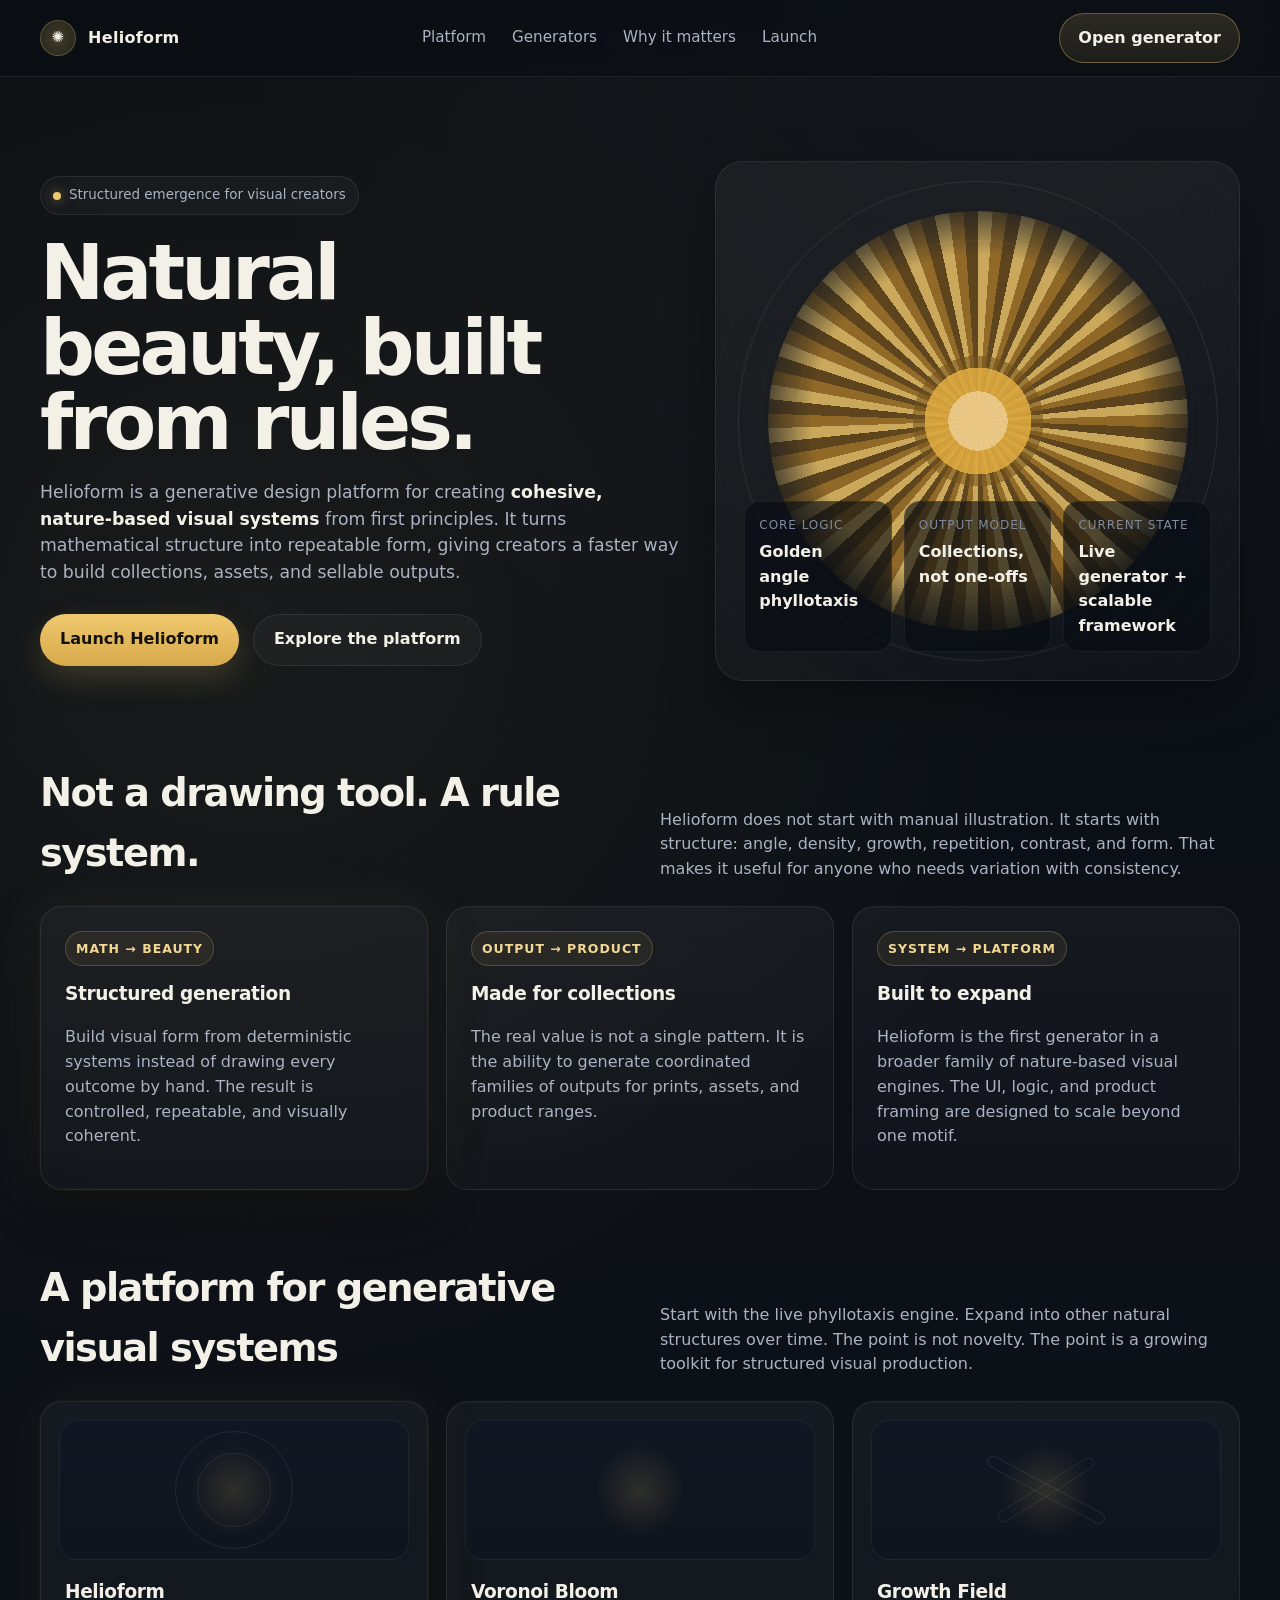
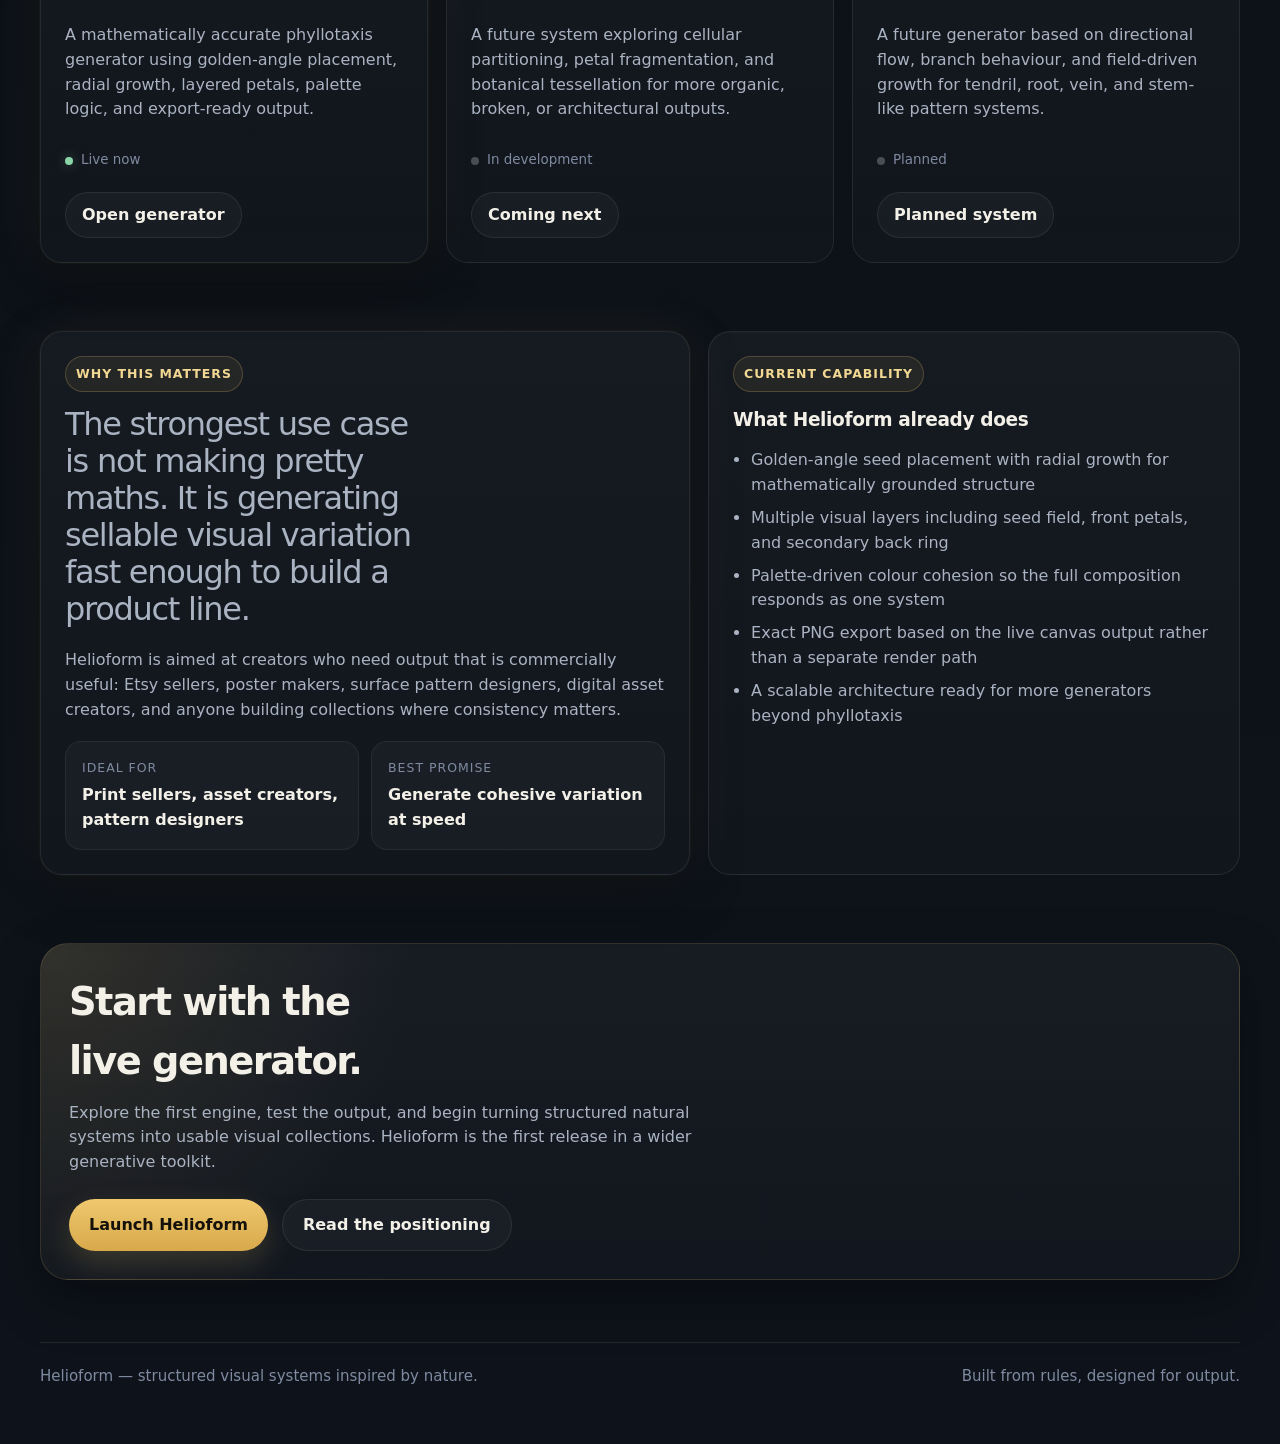
<file: index.html>
<!DOCTYPE html>
<html lang="en">
<head>
  <meta charset="UTF-8" />
  <meta name="viewport" content="width=device-width, initial-scale=1.0" />
  <title>Helioform — Natural beauty, built from rules</title>
  <meta
    name="description"
    content="Helioform is a generative design platform for creating structured, nature-based visual systems from mathematical rules."
  />
  <style>
    :root {
      --bg: #0b0f14;
      --panel: #111722;
      --panel-2: #151d2b;
      --line: rgba(255,255,255,0.08);
      --text: #f3f0e8;
      --muted: #aab3c2;
      --soft: #7f8aa0;
      --accent: #f0c86e;
      --accent-2: #d7a94b;
      --card-glow: rgba(240, 200, 110, 0.08);
      --max: 1200px;
      --radius: 22px;
      --shadow: 0 20px 50px rgba(0,0,0,0.35);
    }

    * { box-sizing: border-box; }

    html {
      scroll-behavior: smooth;
    }

    body {
      margin: 0;
      font-family: Inter, ui-sans-serif, system-ui, -apple-system, BlinkMacSystemFont, "Segoe UI", sans-serif;
      background:
        radial-gradient(circle at 20% 20%, rgba(240, 200, 110, 0.06), transparent 30%),
        radial-gradient(circle at 80% 0%, rgba(255,255,255,0.04), transparent 25%),
        linear-gradient(180deg, #0b0f14 0%, #0e131b 100%);
      color: var(--text);
      line-height: 1.55;
    }

    a {
      color: inherit;
      text-decoration: none;
    }

    .wrap {
      width: min(calc(100% - 32px), var(--max));
      margin: 0 auto;
    }

    .topbar {
      position: sticky;
      top: 0;
      z-index: 50;
      backdrop-filter: blur(14px);
      background: rgba(11, 15, 20, 0.72);
      border-bottom: 1px solid var(--line);
    }

    .nav {
      display: flex;
      align-items: center;
      justify-content: space-between;
      min-height: 76px;
      gap: 20px;
    }

    .brand {
      display: flex;
      align-items: center;
      gap: 12px;
      font-weight: 700;
      letter-spacing: 0.02em;
    }

    .brand-mark {
      width: 36px;
      height: 36px;
      border-radius: 50%;
      display: grid;
      place-items: center;
      background: radial-gradient(circle at center, rgba(240,200,110,0.24), rgba(240,200,110,0.06));
      border: 1px solid rgba(240,200,110,0.28);
      box-shadow: inset 0 0 20px rgba(240,200,110,0.08);
      font-size: 15px;
    }

    .nav-links {
      display: flex;
      align-items: center;
      gap: 26px;
      color: var(--muted);
      font-size: 0.95rem;
    }

    .nav-links a:hover {
      color: var(--text);
    }

    .nav-cta {
      padding: 12px 18px;
      border-radius: 999px;
      border: 1px solid rgba(240,200,110,0.35);
      background: linear-gradient(180deg, rgba(240,200,110,0.14), rgba(240,200,110,0.08));
      color: var(--text);
      font-weight: 600;
      transition: transform 0.2s ease, border-color 0.2s ease, background 0.2s ease;
    }

    .nav-cta:hover,
    .btn-primary:hover,
    .btn-secondary:hover,
    .card-link:hover {
      transform: translateY(-1px);
    }

    .hero {
      padding: 84px 0 48px;
    }

    .hero-grid {
      display: grid;
      grid-template-columns: 1.1fr 0.9fr;
      gap: 34px;
      align-items: center;
    }

    .eyebrow {
      display: inline-flex;
      align-items: center;
      gap: 8px;
      padding: 8px 12px;
      border-radius: 999px;
      border: 1px solid var(--line);
      background: rgba(255,255,255,0.03);
      color: var(--muted);
      font-size: 0.84rem;
      margin-bottom: 20px;
    }

    .eyebrow-dot {
      width: 8px;
      height: 8px;
      border-radius: 50%;
      background: var(--accent);
      box-shadow: 0 0 12px rgba(240,200,110,0.5);
    }

    h1 {
      margin: 0 0 18px;
      font-size: clamp(2.8rem, 6vw, 5.2rem);
      line-height: 0.98;
      letter-spacing: -0.05em;
      max-width: 10ch;
    }

    .hero p {
      margin: 0;
      max-width: 640px;
      color: var(--muted);
      font-size: 1.08rem;
    }

    .hero strong {
      color: var(--text);
      font-weight: 700;
    }

    .hero-actions {
      display: flex;
      flex-wrap: wrap;
      gap: 14px;
      margin-top: 28px;
    }

    .btn-primary,
    .btn-secondary,
    .card-link {
      display: inline-flex;
      align-items: center;
      justify-content: center;
      gap: 10px;
      min-height: 52px;
      padding: 0 20px;
      border-radius: 999px;
      font-weight: 600;
      transition: transform 0.2s ease, border-color 0.2s ease, background 0.2s ease;
    }

    .btn-primary {
      background: linear-gradient(180deg, var(--accent), var(--accent-2));
      color: #14110a;
      box-shadow: 0 12px 30px rgba(240, 200, 110, 0.18);
    }

    .btn-secondary {
      border: 1px solid var(--line);
      background: rgba(255,255,255,0.03);
      color: var(--text);
    }

    .hero-card {
      position: relative;
      overflow: hidden;
      min-height: 520px;
      border-radius: 28px;
      border: 1px solid var(--line);
      background:
        radial-gradient(circle at center, rgba(240,200,110,0.16), transparent 30%),
        linear-gradient(180deg, rgba(255,255,255,0.04), rgba(255,255,255,0.02));
      box-shadow: var(--shadow);
    }

    .hero-card::before {
      content: "";
      position: absolute;
      inset: 0;
      background:
        radial-gradient(circle at center, rgba(255,255,255,0.05), transparent 38%),
        repeating-radial-gradient(circle at center, rgba(255,255,255,0.035) 0 1px, transparent 1px 24px);
      opacity: 0.55;
      pointer-events: none;
    }

    .flower {
      position: absolute;
      inset: 50% auto auto 50%;
      width: 420px;
      height: 420px;
      transform: translate(-50%, -50%);
      border-radius: 50%;
      background:
        radial-gradient(circle at center, rgba(255, 220, 150, 0.95) 0 10%, rgba(235, 180, 70, 0.9) 10% 18%, rgba(120, 85, 30, 0.55) 18% 22%, transparent 22%),
        repeating-conic-gradient(from 0deg, rgba(240,200,110,0.90) 0deg 4deg, rgba(184,132,46,0.82) 4deg 8deg, rgba(120,85,30,0.78) 8deg 12deg);
      filter: blur(0.2px) saturate(1.05);
      box-shadow:
        0 0 0 18px rgba(255,255,255,0.02),
        0 0 80px rgba(240,200,110,0.10);
      mask-image: radial-gradient(circle at center, black 0 56%, transparent 78%);
      opacity: 0.9;
    }

    .spiral-ring,
    .spiral-ring::before,
    .spiral-ring::after {
      position: absolute;
      inset: 50% auto auto 50%;
      border-radius: 50%;
      transform: translate(-50%, -50%);
      content: "";
      border: 1px solid rgba(255,255,255,0.08);
    }

    .spiral-ring {
      width: 480px;
      height: 480px;
    }

    .spiral-ring::before {
      width: 360px;
      height: 360px;
    }

    .spiral-ring::after {
      width: 260px;
      height: 260px;
    }

    .hero-card-copy {
      position: absolute;
      left: 28px;
      right: 28px;
      bottom: 28px;
      display: grid;
      gap: 14px;
    }

    .metrics {
      display: grid;
      grid-template-columns: repeat(3, 1fr);
      gap: 12px;
    }

    .metric {
      padding: 14px 14px 12px;
      border-radius: 16px;
      background: rgba(8, 12, 18, 0.62);
      border: 1px solid rgba(255,255,255,0.06);
    }

    .metric small {
      display: block;
      color: var(--soft);
      font-size: 0.75rem;
      text-transform: uppercase;
      letter-spacing: 0.08em;
      margin-bottom: 5px;
    }

    .metric strong {
      font-size: 1rem;
      font-weight: 700;
      color: var(--text);
    }

    section {
      padding: 34px 0;
    }

    .section-head {
      display: flex;
      align-items: end;
      justify-content: space-between;
      gap: 20px;
      margin-bottom: 24px;
    }

    .section-head h2 {
      margin: 0;
      font-size: clamp(1.7rem, 3vw, 2.5rem);
      letter-spacing: -0.04em;
    }

    .section-head p {
      margin: 0;
      max-width: 580px;
      color: var(--muted);
    }

    .grid-3,
    .generator-grid,
    .proof-grid {
      display: grid;
      gap: 18px;
    }

    .grid-3 {
      grid-template-columns: repeat(3, 1fr);
    }

    .proof-grid {
      grid-template-columns: 1.1fr 0.9fr;
    }

    .generator-grid {
      grid-template-columns: repeat(3, 1fr);
    }

    .card {
      position: relative;
      padding: 24px;
      border-radius: var(--radius);
      background:
        linear-gradient(180deg, rgba(255,255,255,0.04), rgba(255,255,255,0.02));
      border: 1px solid var(--line);
      box-shadow: inset 0 1px 0 rgba(255,255,255,0.02);
    }

    .card.glow {
      box-shadow: var(--shadow), 0 0 0 1px rgba(240,200,110,0.03), 0 0 60px var(--card-glow);
    }

    .card h3 {
      margin: 0 0 10px;
      font-size: 1.16rem;
      letter-spacing: -0.02em;
    }

    .card p,
    .card li {
      color: var(--muted);
    }

    .bullet-list {
      margin: 14px 0 0;
      padding-left: 18px;
    }

    .bullet-list li + li {
      margin-top: 8px;
    }

    .tag {
      display: inline-flex;
      margin-bottom: 14px;
      padding: 7px 10px;
      border-radius: 999px;
      border: 1px solid rgba(240,200,110,0.22);
      color: #f2d892;
      background: rgba(240,200,110,0.07);
      font-size: 0.78rem;
      text-transform: uppercase;
      letter-spacing: 0.08em;
      font-weight: 700;
    }

    .generator-card {
      display: flex;
      flex-direction: column;
      min-height: 300px;
      justify-content: space-between;
      overflow: hidden;
    }

    .generator-preview {
      position: relative;
      height: 140px;
      margin: -6px -6px 18px;
      border-radius: 18px;
      border: 1px solid rgba(255,255,255,0.06);
      background:
        radial-gradient(circle at center, rgba(240,200,110,0.14), transparent 24%),
        linear-gradient(180deg, #111722 0%, #0f141e 100%);
      overflow: hidden;
    }

    .generator-preview::before,
    .generator-preview::after {
      content: "";
      position: absolute;
      inset: 50% auto auto 50%;
      transform: translate(-50%, -50%);
      border-radius: 50%;
      border: 1px solid rgba(255,255,255,0.08);
    }

    .generator-preview::before {
      width: 116px;
      height: 116px;
    }

    .generator-preview::after {
      width: 72px;
      height: 72px;
    }

    .preview-voronoi::before,
    .preview-voronoi::after,
    .preview-growth::before,
    .preview-growth::after {
      border-radius: 24px;
      width: 130px;
      height: 90px;
    }

    .preview-voronoi::before {
      clip-path: polygon(4% 18%, 32% 7%, 58% 14%, 86% 4%, 94% 30%, 82% 65%, 54% 90%, 18% 82%, 7% 56%);
    }

    .preview-voronoi::after {
      width: 86px;
      height: 58px;
      clip-path: polygon(8% 14%, 40% 4%, 78% 15%, 93% 48%, 62% 90%, 19% 76%);
    }

    .preview-growth::before {
      width: 130px;
      height: 10px;
      border-radius: 999px;
      transform: translate(-50%, -50%) rotate(28deg);
    }

    .preview-growth::after {
      width: 110px;
      height: 10px;
      border-radius: 999px;
      transform: translate(-50%, -50%) rotate(-32deg);
    }

    .status {
      display: inline-flex;
      align-items: center;
      gap: 8px;
      color: var(--soft);
      font-size: 0.84rem;
      margin-top: 12px;
    }

    .status::before {
      content: "";
      width: 8px;
      height: 8px;
      border-radius: 50%;
      background: rgba(255,255,255,0.24);
    }

    .status.live::before {
      background: #8ad4a7;
      box-shadow: 0 0 12px rgba(138,212,167,0.35);
    }

    .card-link {
      align-self: flex-start;
      margin-top: 20px;
      padding-inline: 16px;
      min-height: 46px;
      border: 1px solid var(--line);
      background: rgba(255,255,255,0.03);
      color: var(--text);
    }

    .proof-panel {
      min-height: 100%;
    }

    .quote {
      font-size: clamp(1.35rem, 2.5vw, 2.1rem);
      line-height: 1.16;
      letter-spacing: -0.04em;
      margin: 0 0 20px;
      max-width: 18ch;
    }

    .mini-grid {
      display: grid;
      grid-template-columns: repeat(2, 1fr);
      gap: 12px;
      margin-top: 18px;
    }

    .mini {
      padding: 16px;
      border-radius: 16px;
      background: rgba(255,255,255,0.03);
      border: 1px solid rgba(255,255,255,0.06);
    }

    .mini span {
      display: block;
      color: var(--soft);
      font-size: 0.78rem;
      text-transform: uppercase;
      letter-spacing: 0.08em;
      margin-bottom: 6px;
    }

    .mini strong {
      font-size: 1rem;
      line-height: 1.3;
    }

    .cta-band {
      padding: 28px;
      border-radius: 28px;
      background:
        radial-gradient(circle at top left, rgba(240,200,110,0.12), transparent 30%),
        linear-gradient(180deg, rgba(255,255,255,0.045), rgba(255,255,255,0.02));
      border: 1px solid rgba(240,200,110,0.15);
      box-shadow: var(--shadow);
    }

    .cta-band h2 {
      margin: 0 0 10px;
      font-size: clamp(1.9rem, 3vw, 3rem);
      letter-spacing: -0.04em;
      max-width: 12ch;
    }

    .cta-band p {
      margin: 0;
      max-width: 640px;
      color: var(--muted);
    }

    .cta-actions {
      display: flex;
      gap: 14px;
      flex-wrap: wrap;
      margin-top: 24px;
    }

    footer {
      padding: 28px 0 56px;
      color: var(--soft);
      font-size: 0.94rem;
    }

    .footer-row {
      display: flex;
      align-items: center;
      justify-content: space-between;
      gap: 16px;
      padding-top: 22px;
      border-top: 1px solid var(--line);
    }

    @media (max-width: 980px) {
      .hero-grid,
      .proof-grid,
      .grid-3,
      .generator-grid {
        grid-template-columns: 1fr;
      }

      .nav {
        flex-wrap: wrap;
        padding: 14px 0;
      }

      .nav-links {
        width: 100%;
        justify-content: space-between;
        order: 3;
        gap: 14px;
        font-size: 0.9rem;
      }

      .hero {
        padding-top: 56px;
      }

      .hero-card {
        min-height: 460px;
      }
    }

    @media (max-width: 640px) {
      .wrap {
        width: min(calc(100% - 20px), var(--max));
      }

      .metrics,
      .mini-grid {
        grid-template-columns: 1fr;
      }

      h1 {
        max-width: 12ch;
      }

      .nav-links {
        flex-wrap: wrap;
      }

      .hero-card-copy {
        left: 18px;
        right: 18px;
        bottom: 18px;
      }

      .flower {
        width: 320px;
        height: 320px;
      }

      .spiral-ring {
        width: 360px;
        height: 360px;
      }

      .spiral-ring::before {
        width: 270px;
        height: 270px;
      }

      .spiral-ring::after {
        width: 190px;
        height: 190px;
      }
    }
  </style>
</head>
<body>
  <header class="topbar">
    <div class="wrap nav">
      <a class="brand" href="#top" aria-label="Helioform home">
        <span class="brand-mark">✺</span>
        <span>Helioform</span>
      </a>

      <nav class="nav-links" aria-label="Main navigation">
        <a href="#platform">Platform</a>
        <a href="#generators">Generators</a>
        <a href="#why-it-matters">Why it matters</a>
        <a href="#launch">Launch</a>
      </nav>

      <a class="nav-cta" href="helioform/">Open generator</a>
    </div>
  </header>

  <main id="top">
    <section class="hero">
      <div class="wrap hero-grid">
        <div>
          <div class="eyebrow">
            <span class="eyebrow-dot"></span>
            Structured emergence for visual creators
          </div>

          <h1>Natural beauty, built from rules.</h1>
          <p>
            Helioform is a generative design platform for creating <strong>cohesive, nature-based visual systems</strong>
            from first principles. It turns mathematical structure into repeatable form, giving creators a faster way to build
            collections, assets, and sellable outputs.
          </p>

          <div class="hero-actions">
            <a class="btn-primary" href="helioform/">Launch Helioform</a>
            <a class="btn-secondary" href="#generators">Explore the platform</a>
          </div>
        </div>

        <div class="hero-card">
          <div class="spiral-ring"></div>
          <div class="flower"></div>

          <div class="hero-card-copy">
            <div class="metrics">
              <div class="metric">
                <small>Core logic</small>
                <strong>Golden angle phyllotaxis</strong>
              </div>
              <div class="metric">
                <small>Output model</small>
                <strong>Collections, not one-offs</strong>
              </div>
              <div class="metric">
                <small>Current state</small>
                <strong>Live generator + scalable framework</strong>
              </div>
            </div>
          </div>
        </div>
      </div>
    </section>

    <section id="platform">
      <div class="wrap">
        <div class="section-head">
          <div>
            <h2>Not a drawing tool. A rule system.</h2>
          </div>
          <p>
            Helioform does not start with manual illustration. It starts with structure: angle, density, growth, repetition,
            contrast, and form. That makes it useful for anyone who needs variation with consistency.
          </p>
        </div>

        <div class="grid-3">
          <article class="card glow">
            <span class="tag">Math → beauty</span>
            <h3>Structured generation</h3>
            <p>
              Build visual form from deterministic systems instead of drawing every outcome by hand. The result is controlled,
              repeatable, and visually coherent.
            </p>
          </article>

          <article class="card">
            <span class="tag">Output → product</span>
            <h3>Made for collections</h3>
            <p>
              The real value is not a single pattern. It is the ability to generate coordinated families of outputs for prints,
              assets, and product ranges.
            </p>
          </article>

          <article class="card">
            <span class="tag">System → platform</span>
            <h3>Built to expand</h3>
            <p>
              Helioform is the first generator in a broader family of nature-based visual engines. The UI, logic, and product
              framing are designed to scale beyond one motif.
            </p>
          </article>
        </div>
      </div>
    </section>

    <section id="generators">
      <div class="wrap">
        <div class="section-head">
          <div>
            <h2>A platform for generative visual systems</h2>
          </div>
          <p>
            Start with the live phyllotaxis engine. Expand into other natural structures over time. The point is not novelty.
            The point is a growing toolkit for structured visual production.
          </p>
        </div>

        <div class="generator-grid">
          <article class="card generator-card glow">
            <div>
              <div class="generator-preview"></div>
              <h3>Helioform</h3>
              <p>
                A mathematically accurate phyllotaxis generator using golden-angle placement, radial growth, layered petals,
                palette logic, and export-ready output.
              </p>
              <div class="status live">Live now</div>
            </div>
            <a class="card-link" href="helioform/">Open generator</a>
          </article>

          <article class="card generator-card">
            <div>
              <div class="generator-preview preview-voronoi"></div>
              <h3>Voronoi Bloom</h3>
              <p>
                A future system exploring cellular partitioning, petal fragmentation, and botanical tessellation for more organic,
                broken, or architectural outputs.
              </p>
              <div class="status">In development</div>
            </div>
            <span class="card-link" aria-hidden="true">Coming next</span>
          </article>

          <article class="card generator-card">
            <div>
              <div class="generator-preview preview-growth"></div>
              <h3>Growth Field</h3>
              <p>
                A future generator based on directional flow, branch behaviour, and field-driven growth for tendril, root, vein,
                and stem-like pattern systems.
              </p>
              <div class="status">Planned</div>
            </div>
            <span class="card-link" aria-hidden="true">Planned system</span>
          </article>
        </div>
      </div>
    </section>

    <section id="why-it-matters">
      <div class="wrap proof-grid">
        <article class="card proof-panel glow">
          <span class="tag">Why this matters</span>
          <p class="quote">
            The strongest use case is not making pretty maths. It is generating sellable visual variation fast enough to build a product line.
          </p>
          <p>
            Helioform is aimed at creators who need output that is commercially useful: Etsy sellers, poster makers, surface pattern designers,
            digital asset creators, and anyone building collections where consistency matters.
          </p>
          <div class="mini-grid">
            <div class="mini">
              <span>Ideal for</span>
              <strong>Print sellers, asset creators, pattern designers</strong>
            </div>
            <div class="mini">
              <span>Best promise</span>
              <strong>Generate cohesive variation at speed</strong>
            </div>
          </div>
        </article>

        <article class="card proof-panel">
          <span class="tag">Current capability</span>
          <h3>What Helioform already does</h3>
          <ul class="bullet-list">
            <li>Golden-angle seed placement with radial growth for mathematically grounded structure</li>
            <li>Multiple visual layers including seed field, front petals, and secondary back ring</li>
            <li>Palette-driven colour cohesion so the full composition responds as one system</li>
            <li>Exact PNG export based on the live canvas output rather than a separate render path</li>
            <li>A scalable architecture ready for more generators beyond phyllotaxis</li>
          </ul>
        </article>
      </div>
    </section>

    <section id="launch">
      <div class="wrap">
        <div class="cta-band">
          <h2>Start with the live generator.</h2>
          <p>
            Explore the first engine, test the output, and begin turning structured natural systems into usable visual collections.
            Helioform is the first release in a wider generative toolkit.
          </p>
          <div class="cta-actions">
            <a class="btn-primary" href="helioform/">Launch Helioform</a>
            <a class="btn-secondary" href="#platform">Read the positioning</a>
          </div>
        </div>
      </div>
    </section>
  </main>

  <footer>
    <div class="wrap footer-row">
      <div>Helioform — structured visual systems inspired by nature.</div>
      <div>Built from rules, designed for output.</div>
    </div>
  </footer>
</body>
</html>
</file>
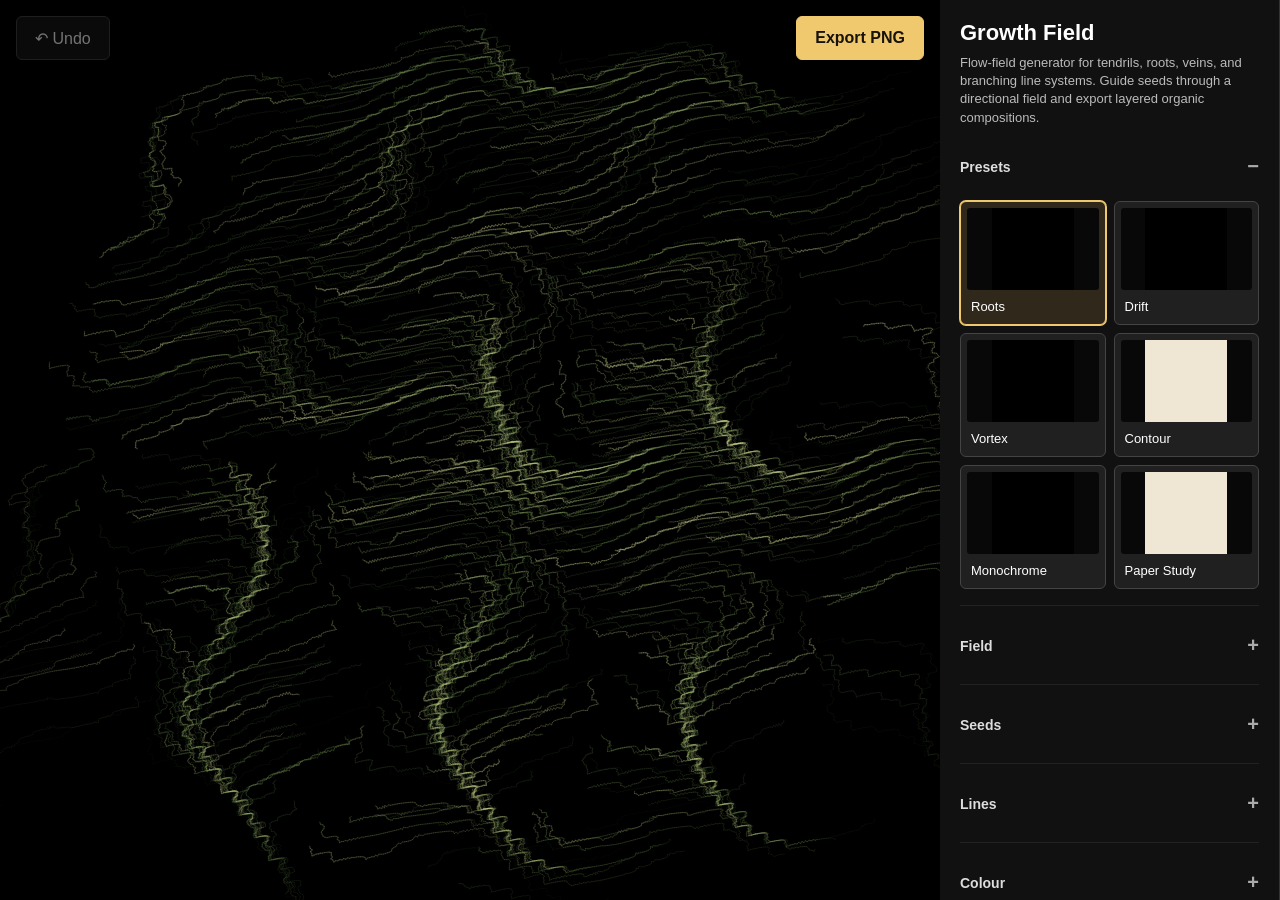
<file: growth-field/index.html>
<!DOCTYPE html>
<html lang="en">
<head>
  <meta charset="UTF-8" />
  <meta name="viewport" content="width=device-width, initial-scale=1.0" />
  <title>Growth Field</title>
  <link rel="stylesheet" href="styles.css" />
  <link rel="stylesheet" href="../shared/editor.css" />
</head>
<body>
  <div class="preview-panel">
    <div class="preview-stage">
      <canvas id="canvas"></canvas>
    </div>

    <div class="mobile-preview-actions">
      <div class="row">
        <button type="button" id="downloadPngTop">Download PNG</button>
      </div>
    </div>
  </div>

  <div id="controls">
    <h1>Growth Field</h1>
    <div class="sub">
      Flow-field generator for tendrils, roots, veins, and branching line systems.
      Guide seeds through a directional field and export layered organic compositions.
    </div>

    <div class="group">
      <h3>Presets</h3>
      <div class="preset-grid">
        <button type="button" data-preset="roots">Roots</button>
        <button type="button" data-preset="drift">Drift</button>
        <button type="button" data-preset="vortex">Vortex</button>
        <button type="button" data-preset="contour">Contour</button>
        <button type="button" data-preset="mono">Monochrome</button>
        <button type="button" data-preset="paper">Paper Study</button>
      </div>
    </div>

    <div class="group">
      <h3>Field</h3>

      <label>
        Seed Count
        <span class="value" id="seedCountVal">900</span>
      </label>
      <input type="range" id="seedCount" min="80" max="6000" step="20" value="900" />

      <label>
        Steps
        <span class="value" id="stepsVal">120</span>
      </label>
      <input type="range" id="steps" min="20" max="500" step="5" value="120" />

      <label>
        Step Length
        <span class="value" id="stepLengthVal">2.20</span>
      </label>
      <input type="range" id="stepLength" min="0.5" max="6" step="0.1" value="2.2" />

      <label>
        Field Scale
        <span class="value" id="fieldScaleVal">0.010</span>
      </label>
      <input type="range" id="fieldScale" min="0.002" max="0.03" step="0.001" value="0.010" />

      <label>
        Curl
        <span class="value" id="curlVal">1.20</span>
      </label>
      <input type="range" id="curl" min="0" max="4" step="0.05" value="1.20" />

      <label>
        Swirl
        <span class="value" id="swirlVal">0.35</span>
      </label>
      <input type="range" id="swirl" min="-2" max="2" step="0.05" value="0.35" />

      <label>
        Noise Blend
        <span class="value" id="noiseVal">0.45</span>
      </label>
      <input type="range" id="noise" min="0" max="1" step="0.02" value="0.45" />

      <label>
        Step Wobble
        <span class="value" id="stepWobbleVal">0.70</span>
      </label>
      <input type="range" id="stepWobble" min="0" max="4" step="0.05" value="0.70" />

      <label>
        Wobble Frequency
        <span class="value" id="stepWobbleFrequencyVal">0.25</span>
      </label>
      <input type="range" id="stepWobbleFrequency" min="0.02" max="1" step="0.01" value="0.25" />
    </div>

    <div class="group">
      <h3>Seeds</h3>

      <label>
        Seed Spread
        <span class="value" id="spreadVal">0.92</span>
      </label>
      <input type="range" id="spread" min="0.2" max="1.2" step="0.01" value="0.92" />

      <label>
        Start Jitter
        <span class="value" id="startJitterVal">0.18</span>
      </label>
      <input type="range" id="startJitter" min="0" max="1" step="0.02" value="0.18" />

      <label>
        Center Bias
        <span class="value" id="centerBiasVal">0.15</span>
      </label>
      <input type="range" id="centerBias" min="-1" max="1" step="0.02" value="0.15" />

      <label>
        Origin X
        <span class="value" id="originXVal">0.50</span>
      </label>
      <input type="range" id="originX" min="0.15" max="0.85" step="0.01" value="0.50" />

      <label>
        Origin Y
        <span class="value" id="originYVal">0.50</span>
      </label>
      <input type="range" id="originY" min="0.15" max="0.85" step="0.01" value="0.50" />
    </div>

    <div class="group">
      <h3>Lines</h3>

      <label>
        Line Width
        <span class="value" id="lineWidthVal">1.10</span>
      </label>
      <input type="range" id="lineWidth" min="0.2" max="4" step="0.05" value="1.10" />

      <label>
        Line Opacity
        <span class="value" id="lineOpacityVal">0.26</span>
      </label>
      <input type="range" id="lineOpacity" min="0.005" max="1" step="0.005" value="0.26" />

      <label>
        Taper
        <span class="value" id="taperVal">0.65</span>
      </label>
      <input type="range" id="taper" min="0" max="1" step="0.02" value="0.65" />

      <label class="checkbox">
        <input type="checkbox" id="veinTexture" checked />
        Vein texture pass
      </label>

      <label>
        Vein Offset
        <span class="value" id="veinOffsetVal">0.80</span>
      </label>
      <input type="range" id="veinOffset" min="0" max="3" step="0.05" value="0.80" />

      <label>
        Vein Opacity
        <span class="value" id="veinOpacityVal">0.30</span>
      </label>
      <input type="range" id="veinOpacity" min="0" max="1" step="0.05" value="0.30" />
    </div>

    <div class="group">
      <h3>Colour</h3>

      <label>
        Palette
      </label>
      <select id="palette">
        <option value="moss" selected>Moss</option>
        <option value="ember">Ember</option>
        <option value="ocean">Ocean</option>
        <option value="bone">Bone</option>
        <option value="mono">Monochrome</option>
      </select>

      <label>
        Background
      </label>
      <select id="background">
        <option value="black" selected>Black</option>
        <option value="charcoal">Dark Charcoal</option>
        <option value="paper">Warm Paper</option>
        <option value="transparent">Transparent</option>
      </select>

      <label>
        Contrast
        <span class="value" id="contrastVal">1.00</span>
      </label>
      <input type="range" id="contrast" min="0.5" max="1.8" step="0.05" value="1.00" />
    </div>

    <div class="group">
      <h3>Export</h3>

      <label>
        PNG Size
      </label>
      <select id="exportSize">
        <option value="screen">Screen size</option>
        <option value="2000">2000 px</option>
        <option value="3000">3000 px</option>
        <option value="4000" selected>4000 px</option>
        <option value="6000">6000 px</option>
      </select>

      <div class="row" style="margin-top: 12px;">
        <button type="button" id="downloadPng">Download PNG</button>
      </div>
    </div>
  </div>

  <script src="app.js"></script>
  <script src="../shared/editor.js"></script>
</body>
</html>
</file>
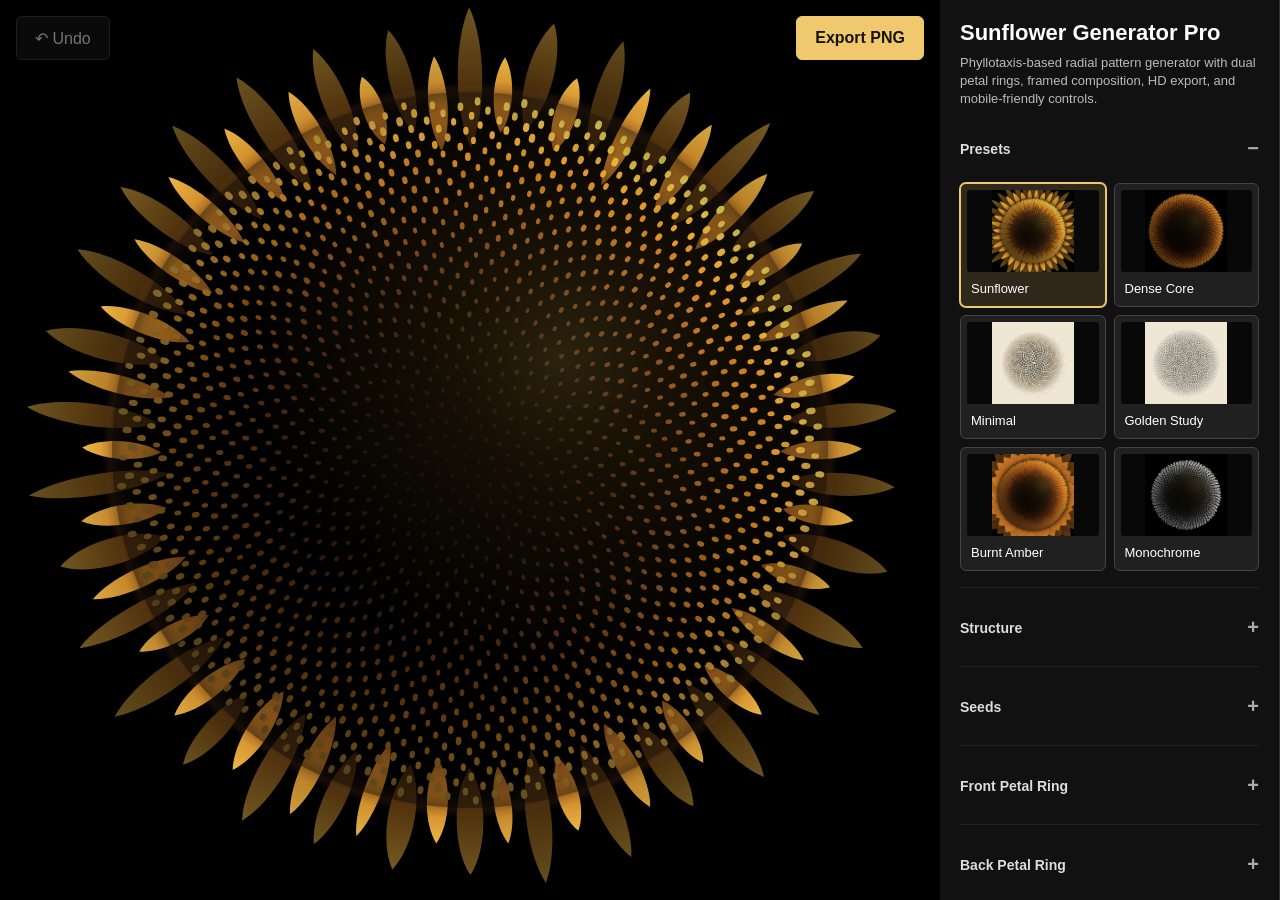
<file: helioform/index.html>
<!DOCTYPE html>
<html lang="en">
<head>
  <meta charset="UTF-8" />
  <meta name="viewport" content="width=device-width, initial-scale=1.0" />
  <title>Helioform</title>
  <link rel="stylesheet" href="styles.css" />
  <link rel="stylesheet" href="../shared/editor.css" />
</head>
<body>
  <div class="preview-panel">
    <div class="preview-stage">
      <canvas id="canvas"></canvas>
    </div>

    <div class="mobile-preview-actions">
      <div class="row">
        <button type="button" id="downloadPngTop">Download PNG</button>
      </div>
    </div>
  </div>

  <div id="controls">
    <h1>Sunflower Generator Pro</h1>
    <div class="sub">
      Phyllotaxis-based radial pattern generator with dual petal rings,
      framed composition, HD export, and mobile-friendly controls.
    </div>

    <div class="group">
      <h3>Presets</h3>
      <div class="preset-grid">
        <button type="button" data-preset="sunflower">Sunflower</button>
        <button type="button" data-preset="dense">Dense Core</button>
        <button type="button" data-preset="minimal">Minimal</button>
        <button type="button" data-preset="study">Golden Study</button>
        <button type="button" data-preset="amber">Burnt Amber</button>
        <button type="button" data-preset="mono">Monochrome</button>
      </div>
    </div>

    <div class="group">
      <h3>Structure</h3>

      <label>
        Points
        <span class="value" id="pointsVal">1800</span>
      </label>
      <input type="range" id="points" min="100" max="8000" step="50" value="1800" />

      <label>
        Angle (°)
        <span class="value" id="angleVal">137.5</span>
      </label>
      <input type="range" id="angle" min="130" max="145" step="0.1" value="137.5" />

      <label class="checkbox">
        <input type="checkbox" id="lockGolden" checked />
        Lock true golden angle
      </label>

      <label>
        Framing
        <span class="value" id="framingVal">0.78</span>
      </label>
      <input type="range" id="framing" min="0.55" max="0.95" step="0.01" value="0.78" />

      <label>
        Radius Curve
        <span class="value" id="radiusPowerVal">0.50</span>
      </label>
      <input type="range" id="radiusPower" min="0.35" max="0.75" step="0.01" value="0.50" />

      <div class="tiny">
        Radius curve changes how tightly points accumulate toward the centre.
        0.50 is the classic square-root phyllotaxis.
      </div>

      <label>
        Origin X
        <span class="value" id="originXVal">0.50</span>
      </label>
      <input type="range" id="originX" min="0.15" max="0.85" step="0.01" value="0.50" />

      <label>
        Origin Y
        <span class="value" id="originYVal">0.50</span>
      </label>
      <input type="range" id="originY" min="0.15" max="0.85" step="0.01" value="0.50" />

      <label>
        Composition Scale
        <span class="value" id="compositionScaleVal">1.00</span>
      </label>
      <input type="range" id="compositionScale" min="0.65" max="1.60" step="0.01" value="1.00" />

      <label>
        Organic Wobble
        <span class="value" id="wobbleAmountVal">1.5</span>
      </label>
      <input type="range" id="wobbleAmount" min="0" max="8" step="0.1" value="1.5" />

      <label>
        Wobble Frequency
        <span class="value" id="wobbleFrequencyVal">0.17</span>
      </label>
      <input type="range" id="wobbleFrequency" min="0.02" max="0.6" step="0.01" value="0.17" />

      <label>
        Wobble Falloff
        <span class="value" id="wobbleFalloffVal">0.75</span>
      </label>
      <input type="range" id="wobbleFalloff" min="0" max="2" step="0.05" value="0.75" />
    </div>

    <div class="group">
      <h3>Seeds</h3>

      <label>
        Seed Profile
      </label>
      <select id="seedProfile">
        <option value="natural" selected>Natural</option>
        <option value="even">Even</option>
        <option value="denseCore">Dense Core</option>
        <option value="outerFlare">Outer Flare</option>
        <option value="custom">Custom</option>
      </select>

      <label>
        Base Size
        <span class="value" id="sizeVal">2.4</span>
      </label>
      <input type="range" id="size" min="0.5" max="12" step="0.1" value="2.4" />

      <label>
        Size Falloff
        <span class="value" id="sizeCurveVal">0.55</span>
      </label>
      <input type="range" id="sizeCurve" min="-1.5" max="1.5" step="0.05" value="0.55" />

      <label>
        Seed Shape
      </label>
      <select id="shape">
        <option value="circle">Circle</option>
        <option value="square">Square</option>
        <option value="ellipse" selected>Ellipse</option>
      </select>

      <label>
        Ellipse Stretch
        <span class="value" id="stretchVal">1.45</span>
      </label>
      <input type="range" id="stretch" min="1" max="3" step="0.05" value="1.45" />

      <label>
        Radius Jitter
        <span class="value" id="seedRadiusJitterVal">0.12</span>
      </label>
      <input type="range" id="seedRadiusJitter" min="0" max="0.35" step="0.01" value="0.12" />

      <label>
        Opacity Jitter
        <span class="value" id="seedOpacityJitterVal">0.10</span>
      </label>
      <input type="range" id="seedOpacityJitter" min="0" max="0.45" step="0.01" value="0.10" />

      <label class="checkbox">
        <input type="checkbox" id="headDepthEnabled" checked />
        Seed head depth
      </label>

      <label>
        Dome Strength
        <span class="value" id="headDepthStrengthVal">0.78</span>
      </label>
      <input type="range" id="headDepthStrength" min="0" max="1.2" step="0.01" value="0.78" />

      <label>
        Light Direction
        <span class="value" id="headLightAngleVal">-45</span>
      </label>
      <input type="range" id="headLightAngle" min="-180" max="180" step="1" value="-45" />

      <label>
        Centre Shadow
        <span class="value" id="headCentreShadowVal">0.62</span>
      </label>
      <input type="range" id="headCentreShadow" min="0" max="1.2" step="0.01" value="0.62" />
    </div>

    <div class="group">
      <h3>Front Petal Ring</h3>

      <label class="checkbox">
        <input type="checkbox" id="showPetals" checked />
        Show front petal ring
      </label>

      <label>
        Petal Type
      </label>
      <select id="petalType">
        <option value="classic" selected>Classic</option>
        <option value="needle">Needle</option>
        <option value="rounded">Rounded</option>
        <option value="stub">Stub</option>
      </select>

      <label>
        Petal Count
        <span class="value" id="petalCountVal">34</span>
      </label>
      <input type="range" id="petalCount" min="12" max="80" step="1" value="34" />

      <label>
        Petal Length
        <span class="value" id="petalLengthVal">90</span>
      </label>
      <input type="range" id="petalLength" min="20" max="220" step="1" value="90" />

      <label>
        Petal Width
        <span class="value" id="petalWidthVal">26</span>
      </label>
      <input type="range" id="petalWidth" min="6" max="80" step="1" value="26" />

      <label>
        Petal Offset
        <span class="value" id="petalOffsetVal">10</span>
      </label>
      <input type="range" id="petalOffset" min="-20" max="60" step="1" value="10" />

      <label>
        Petal Opacity
        <span class="value" id="petalOpacityVal">0.95</span>
      </label>
      <input type="range" id="petalOpacity" min="0.1" max="1" step="0.05" value="0.95" />

      <label>
        Length Variation
        <span class="value" id="petalLengthJitterVal">0.22</span>
      </label>
      <input type="range" id="petalLengthJitter" min="0" max="0.55" step="0.01" value="0.22" />

      <label>
        Width Variation
        <span class="value" id="petalWidthJitterVal">0.12</span>
      </label>
      <input type="range" id="petalWidthJitter" min="0" max="0.45" step="0.01" value="0.12" />

      <label>
        Angle Variation
        <span class="value" id="petalAngleJitterVal">4.5</span>
      </label>
      <input type="range" id="petalAngleJitter" min="0" max="14" step="0.1" value="4.5" />

      <label>
        Radial Variation
        <span class="value" id="petalRadialJitterVal">5</span>
      </label>
      <input type="range" id="petalRadialJitter" min="0" max="24" step="1" value="5" />

      <label>
        Opacity Variation
        <span class="value" id="petalOpacityJitterVal">0.10</span>
      </label>
      <input type="range" id="petalOpacityJitter" min="0" max="0.5" step="0.01" value="0.10" />

      <label class="checkbox">
        <input type="checkbox" id="headRimEnabled" checked />
        Receptacle rim
      </label>

      <label>
        Rim Width
        <span class="value" id="headRimWidthVal">24</span>
      </label>
      <input type="range" id="headRimWidth" min="0" max="70" step="1" value="24" />

      <label>
        Rim Opacity
        <span class="value" id="headRimOpacityVal">0.38</span>
      </label>
      <input type="range" id="headRimOpacity" min="0" max="0.8" step="0.01" value="0.38" />
    </div>

    <div class="group">
      <h3>Back Petal Ring</h3>

      <label class="checkbox">
        <input type="checkbox" id="showBackPetals" checked />
        Show back petal ring
      </label>

      <label>
        Back Petal Length
        <span class="value" id="backPetalLengthVal">120</span>
      </label>
      <input type="range" id="backPetalLength" min="20" max="260" step="1" value="120" />

      <label>
        Back Petal Width
        <span class="value" id="backPetalWidthVal">32</span>
      </label>
      <input type="range" id="backPetalWidth" min="6" max="100" step="1" value="32" />

      <label>
        Back Petal Offset
        <span class="value" id="backPetalOffsetVal">24</span>
      </label>
      <input type="range" id="backPetalOffset" min="-20" max="80" step="1" value="24" />

      <label>
        Back Petal Opacity
        <span class="value" id="backPetalOpacityVal">0.72</span>
      </label>
      <input type="range" id="backPetalOpacity" min="0.1" max="1" step="0.05" value="0.72" />

      <label>
        Back Ring Rotation
        <span class="value" id="backPetalRotationVal">0.50</span>
      </label>
      <input type="range" id="backPetalRotation" min="0" max="1" step="0.05" value="0.50" />

      <div class="tiny">
        Back ring uses the same petal count as the front ring for mathematical consistency.
        Rotation offsets it between the front petals.
      </div>
    </div>

    <div class="group">
      <h3>Colour</h3>

      <label>
        Palette
      </label>
      <select id="palette">
        <option value="amber">Burnt Amber</option>
        <option value="sunflower" selected>Sunflower</option>
        <option value="charcoal">Charcoal</option>
        <option value="bone">Bone</option>
        <option value="copper">Copper</option>
        <option value="mono">Monochrome</option>
      </select>

      <label>
        Background
      </label>
      <select id="background">
        <option value="black" selected>Black</option>
        <option value="charcoal">Dark Charcoal</option>
        <option value="paper">Warm Paper</option>
        <option value="transparent">Transparent</option>
      </select>

      <label>
        Contrast
        <span class="value" id="contrastVal">1.00</span>
      </label>
      <input type="range" id="contrast" min="0.5" max="1.8" step="0.05" value="1.00" />

      <label class="checkbox">
        <input type="checkbox" id="shadowEnabled" checked />
        Shadow pass
      </label>

      <label>
        Shadow X
        <span class="value" id="shadowOffsetXVal">2.0</span>
      </label>
      <input type="range" id="shadowOffsetX" min="-8" max="8" step="0.5" value="2" />

      <label>
        Shadow Y
        <span class="value" id="shadowOffsetYVal">2.0</span>
      </label>
      <input type="range" id="shadowOffsetY" min="-8" max="8" step="0.5" value="2" />

      <label>
        Shadow Opacity
        <span class="value" id="shadowOpacityVal">0.08</span>
      </label>
      <input type="range" id="shadowOpacity" min="0" max="0.35" step="0.01" value="0.08" />
    </div>

    <div class="group">
      <h3>Export</h3>

      <label>
        PNG Size
      </label>
      <select id="exportSize">
        <option value="screen">Screen size</option>
        <option value="2000">2000 px</option>
        <option value="3000">3000 px</option>
        <option value="4000" selected>4000 px</option>
        <option value="6000">6000 px</option>
      </select>

      <div class="row" style="margin-top: 12px;">
        <button type="button" id="downloadPng">Download PNG</button>
      </div>
    </div>
  </div>

  <script src="app.js"></script>
  <script src="../shared/editor.js"></script>
</body>
</html>
</file>
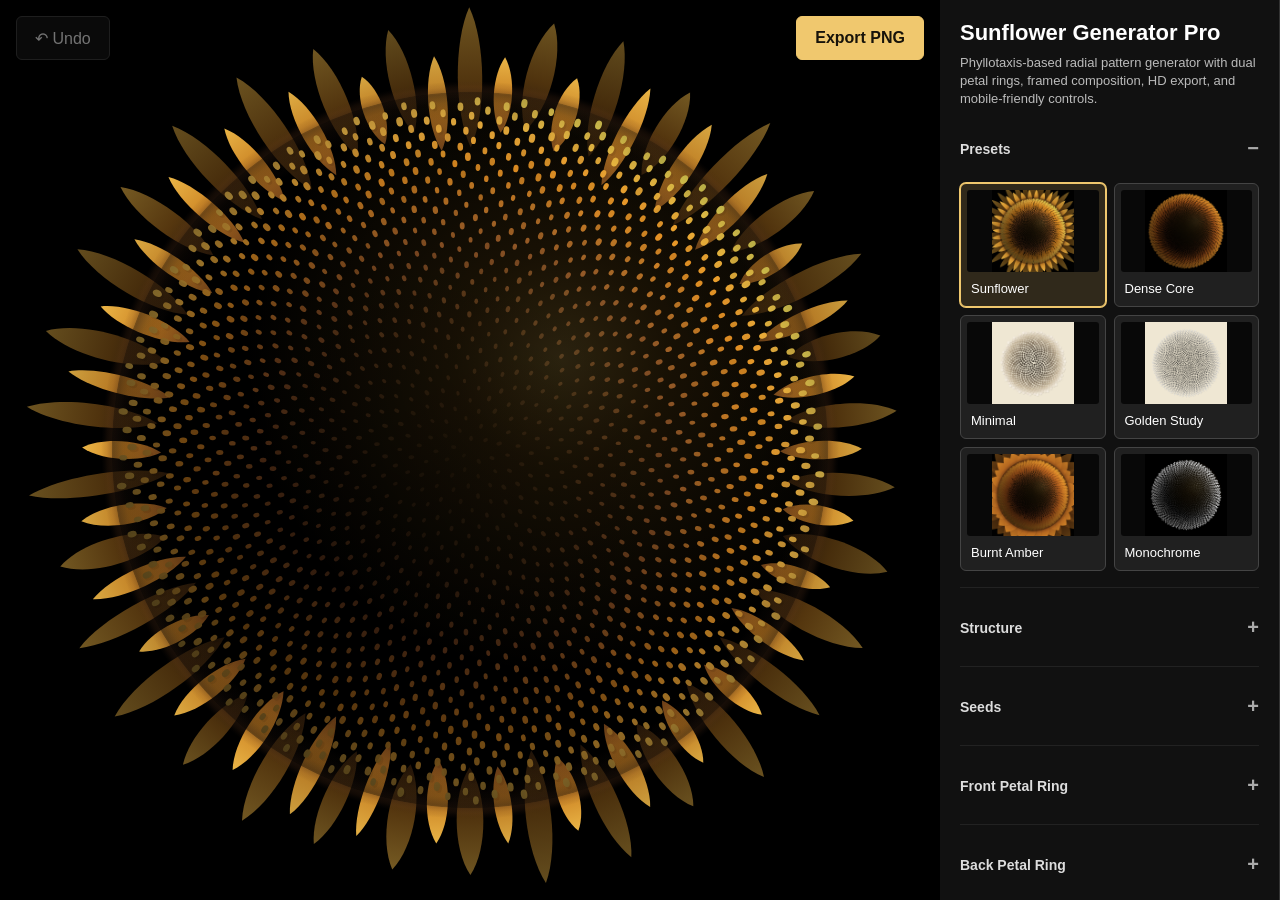
<file: helioform.html>
<!DOCTYPE html>
<html lang="en">
<head>
  <meta charset="UTF-8" />
  <meta name="viewport" content="width=device-width, initial-scale=1.0" />
  <title>Helioform</title>
  <meta http-equiv="refresh" content="0; url=helioform/" />
  <style>
    body { margin: 0; min-height: 100vh; display: grid; place-items: center; background: #0b0f14; color: #f3f0e8; font-family: system-ui, sans-serif; }
    a { color: #f0c86e; }
  </style>
</head>
<body>
  <p>Opening <a href="helioform/">Helioform</a>…</p>
</body>
</html>
</file>
<file: growth-field/styles.css>
:root {
  --panel-w: 340px;
  --line: #222;
}

* {
  box-sizing: border-box;
}

html,
body {
  margin: 0;
  width: 100%;
  min-height: 100%;
  background: #000;
  color: #fff;
  font-family: Arial, sans-serif;
}

body {
  display: flex;
  min-height: 100vh;
  overflow: hidden;
}

.preview-panel {
  flex: 1 1 auto;
  min-width: 0;
  display: flex;
  flex-direction: column;
  align-items: center;
  justify-content: center;
  background: #000;
}

#controls {
  width: var(--panel-w);
  height: 100vh;
  padding: 20px;
  background: #111;
  border-right: 1px solid #333;
  overflow-y: auto;
  overflow-x: hidden;
  flex: 0 0 var(--panel-w);
  -webkit-overflow-scrolling: touch;
}

.mobile-preview-actions {
  display: none;
}

.preview-stage {
  width: 100%;
  height: 100%;
  display: flex;
  align-items: center;
  justify-content: center;
}

h1 {
  margin: 0 0 8px 0;
  font-size: 22px;
}

.sub {
  font-size: 13px;
  color: #bbb;
  margin-bottom: 18px;
  line-height: 1.4;
}

.group {
  margin-bottom: 18px;
  padding-bottom: 16px;
  border-bottom: 1px solid var(--line);
}

.group:last-child {
  border-bottom: none;
}

h3 {
  margin: 0 0 10px 0;
  font-size: 14px;
  color: #ddd;
  text-transform: uppercase;
  letter-spacing: 0.04em;
}

label {
  display: block;
  margin-top: 12px;
  font-size: 13px;
}

.row {
  display: flex;
  gap: 8px;
  align-items: center;
}

.row > * {
  flex: 1;
}

input[type="range"],
select,
button {
  width: 100%;
}

input[type="range"] {
  min-height: 32px;
  touch-action: pan-y;
}

.value {
  color: #aaa;
  font-size: 12px;
  margin-left: 6px;
}

select,
button {
  background: #1a1a1a;
  color: white;
  border: 1px solid #444;
  padding: 10px;
  border-radius: 6px;
  min-height: 44px;
  font-size: 16px;
}

button {
  cursor: pointer;
  background: #202020;
}

button:hover {
  background: #2a2a2a;
}

.preset-grid {
  display: grid;
  grid-template-columns: 1fr 1fr;
  gap: 8px;
}

canvas {
  display: block;
  width: calc(100vw - var(--panel-w));
  height: 100vh;
  flex: 0 0 calc(100vw - var(--panel-w));
  background: #000;
}

@media (max-width: 900px) {
  body {
    display: block;
    min-height: 100%;
    overflow-x: hidden;
    overflow-y: auto;
  }

  .preview-panel {
    position: sticky;
    top: 0;
    z-index: 30;
    display: block;
    padding: 10px 12px 10px;
    background: rgba(0, 0, 0, 0.96);
    border-bottom: 1px solid #1f1f1f;
    transition: padding 0.2s ease;
  }

  .preview-stage {
    width: 100%;
    height: auto;
  }

  canvas {
    display: block;
    width: min(100%, 560px);
    height: auto;
    aspect-ratio: 1 / 1;
    flex: none;
    margin: 0 auto;
    transition: width 0.22s ease;
  }

  body.scrolled-mobile .preview-panel {
    padding: 8px 12px 8px;
  }

  body.scrolled-mobile canvas {
    width: min(100%, 320px);
  }

  #controls {
    width: 100%;
    height: auto;
    border-right: none;
    padding: 16px 12px 28px;
    overflow: visible;
    flex: none;
    touch-action: pan-y;
  }

  .mobile-preview-actions {
    display: block;
    width: min(100%, 560px);
    margin: 12px auto 0;
    transition: width 0.22s ease, margin 0.22s ease;
  }

  body.scrolled-mobile .mobile-preview-actions {
    width: min(100%, 320px);
    margin-top: 8px;
  }

  .mobile-preview-actions button {
    min-height: 42px;
    font-size: 15px;
  }

  label {
    margin-top: 14px;
  }

  input[type="range"] {
    margin-top: 6px;
    margin-bottom: 12px;
    min-height: 36px;
  }

  body.is-scrolling-slider input[type="range"] {
    pointer-events: none;
  }

  .preset-grid {
    grid-template-columns: 1fr 1fr;
    gap: 10px;
  }

  .group {
    margin-bottom: 14px;
    border-bottom: none;
    background: #111;
    border: 1px solid #242424;
    border-radius: 12px;
    padding: 14px;
  }

  h1 {
    font-size: 20px;
  }

  .sub,
  .value,
  label {
    font-size: 14px;
  }
}
</file>
<file: shared/editor.css>
.preview-panel { position: relative; }
.editor-toolbar {
  position: absolute;
  z-index: 40;
  top: 16px;
  left: 16px;
  right: 16px;
  display: flex;
  justify-content: space-between;
  gap: 12px;
  pointer-events: none;
}
.editor-toolbar button {
  width: auto;
  min-height: 44px;
  padding: 10px 18px;
  pointer-events: auto;
  background: #171717;
  box-shadow: 0 2px 12px #0008;
}
.editor-toolbar .primary-action { background: #f0c86e; color: #17130a; border-color: #f0c86e; font-weight: 600; }
button:disabled { opacity: .45; cursor: default; }
button:focus-visible, summary:focus-visible { outline: 2px solid #f0c86e; outline-offset: 3px; }
.control-section > summary {
  cursor: pointer;
  min-height: 44px;
  display: flex;
  align-items: center;
  justify-content: space-between;
  gap: 12px;
  list-style: none;
  font-size: 14px;
  font-weight: 600;
  color: #ddd;
}
.control-section > summary::-webkit-details-marker { display: none; }
.control-section > summary::after { content: '+'; font-size: 20px; color: #aaa; }
.control-section[open] > summary::after { content: '−'; }
.control-section[open] > summary { margin-bottom: 12px; }
.preset-grid button { padding: 6px; overflow: hidden; font-size: 13px; text-align: left; }
.preset-grid img { display: block; width: 100%; height: 82px; object-fit: contain; background: #080808; border-radius: 3px; }
.preset-grid span { display: block; padding: 9px 4px 4px; }
.preset-grid [aria-pressed=true] { border-color: #f0c86e; background: #30291b; box-shadow: 0 0 0 1px #f0c86e; }
@media (max-width: 900px) {
  .preview-panel { position: sticky; padding-top: 62px; }
  body.scrolled-mobile .preview-panel { padding-top: 62px; }
  .editor-toolbar { top: 10px; left: 12px; right: 12px; }
  .control-section { padding: 8px 14px; }
}
</file>
<file: helioform/styles.css>
:root {
  --panel-w: 340px;
  --mobile-preview-h: 48vh;
  --line: #222;
}

* {
  box-sizing: border-box;
}

html,
body {
  margin: 0;
  width: 100%;
  min-height: 100%;
  background: #000;
  color: #fff;
  font-family: Arial, sans-serif;
}

body {
  display: flex;
  min-height: 100vh;
  overflow: hidden;
}

.preview-panel {
  flex: 1 1 auto;
  min-width: 0;
  display: flex;
  flex-direction: column;
  align-items: center;
  justify-content: center;
  background: #000;
}

#controls {
  width: var(--panel-w);
  height: 100vh;
  padding: 20px;
  background: #111;
  border-right: 1px solid #333;
  overflow-y: auto;
  overflow-x: hidden;
  flex: 0 0 var(--panel-w);
  -webkit-overflow-scrolling: touch;
}

.mobile-preview-actions {
  display: none;
}

.preview-stage {
  width: 100%;
  height: 100%;
  display: flex;
  align-items: center;
  justify-content: center;
  padding: 0;
}

h1 {
  margin: 0 0 8px 0;
  font-size: 22px;
}

.sub {
  font-size: 13px;
  color: #bbb;
  margin-bottom: 18px;
  line-height: 1.4;
}

.group {
  margin-bottom: 18px;
  padding-bottom: 16px;
  border-bottom: 1px solid var(--line);
}

.group:last-child {
  border-bottom: none;
}

h3 {
  margin: 0 0 10px 0;
  font-size: 14px;
  color: #ddd;
  text-transform: uppercase;
  letter-spacing: 0.04em;
}

label {
  display: block;
  margin-top: 12px;
  font-size: 13px;
}

.row {
  display: flex;
  gap: 8px;
  align-items: center;
}

.row > * {
  flex: 1;
}

input[type="range"],
select,
button {
  width: 100%;
}

input[type="range"] {
  min-height: 32px;
  touch-action: pan-y;
}

input[type="checkbox"] {
  width: auto;
  margin-right: 8px;
}

.checkbox {
  display: flex;
  align-items: center;
  gap: 8px;
  margin-top: 12px;
  font-size: 13px;
}

.value {
  color: #aaa;
  font-size: 12px;
  margin-left: 6px;
}

select,
button,
input[type="number"] {
  background: #1a1a1a;
  color: white;
  border: 1px solid #444;
  padding: 10px;
  border-radius: 6px;
  min-height: 44px;
  font-size: 16px;
}

button {
  cursor: pointer;
  background: #202020;
}

button:hover {
  background: #2a2a2a;
}

.preset-grid {
  display: grid;
  grid-template-columns: 1fr 1fr;
  gap: 8px;
}

canvas {
  display: block;
  width: calc(100vw - var(--panel-w));
  height: 100vh;
  flex: 0 0 calc(100vw - var(--panel-w));
  background: #000;
}

.tiny {
  font-size: 11px;
  color: #888;
  line-height: 1.4;
  margin-top: 8px;
}

@media (max-width: 900px) {
  body {
    display: block;
    min-height: 100%;
    overflow-x: hidden;
    overflow-y: auto;
  }

  .preview-panel {
    position: sticky;
    top: 0;
    z-index: 30;
    display: block;
    padding: 10px 12px 10px;
    background: rgba(0, 0, 0, 0.96);
    border-bottom: 1px solid #1f1f1f;
    transition: padding 0.2s ease;
  }

  .preview-stage {
    width: 100%;
    height: auto;
    padding: 0;
  }

  canvas {
    display: block;
    width: min(100%, 560px);
    height: auto;
    aspect-ratio: 1 / 1;
    max-height: none;
    min-height: 0;
    flex: none;
    margin: 0 auto;
    transition: width 0.22s ease, max-width 0.22s ease, transform 0.22s ease;
  }

  body.scrolled-mobile .preview-panel {
    padding: 8px 12px 8px;
  }

  body.scrolled-mobile canvas {
    width: min(100%, 320px);
  }

  #controls {
    width: 100%;
    height: auto;
    min-height: 0;
    max-height: none;
    border-right: none;
    border-top: none;
    padding: 16px 12px 28px;
    overflow: visible;
    flex: none;
  }

  .mobile-preview-actions {
    display: block;
    position: static;
    z-index: auto;
    width: min(100%, 560px);
    margin: 12px auto 0;
    padding: 0;
    background: transparent;
    border-bottom: none;
    transition: width 0.22s ease, margin 0.22s ease;
  }

  body.scrolled-mobile .mobile-preview-actions {
    width: min(100%, 320px);
    margin-top: 8px;
  }

  .mobile-preview-actions .row {
    gap: 10px;
  }

  .mobile-preview-actions button {
    min-height: 42px;
    font-size: 15px;
  }

  #controls {
    touch-action: pan-y;
  }

  label {
    margin-top: 14px;
  }

  input[type="range"] {
    margin-top: 6px;
    margin-bottom: 12px;
    min-height: 36px;
    touch-action: pan-y;
  }

  body.is-scrolling-slider input[type="range"] {
    pointer-events: none;
  }

  .preset-grid {
    display: grid;
    grid-template-columns: 1fr 1fr;
    overflow: visible;
    gap: 10px;
    padding-bottom: 0;
  }

  .preset-grid button {
    min-width: 0;
  }

  .group {
    margin-bottom: 14px;
    padding-bottom: 0;
    border-bottom: none;
    background: #111;
    border: 1px solid #242424;
    border-radius: 12px;
    padding: 14px;
    overflow: visible;
  }

  .group h3 {
    margin-bottom: 12px;
  }

  h1 {
    font-size: 20px;
  }

  .sub {
    margin-bottom: 14px;
  }

  label,
  .checkbox {
    font-size: 14px;
  }

  .value,
  .tiny {
    font-size: 12px;
  }
}
</file>
